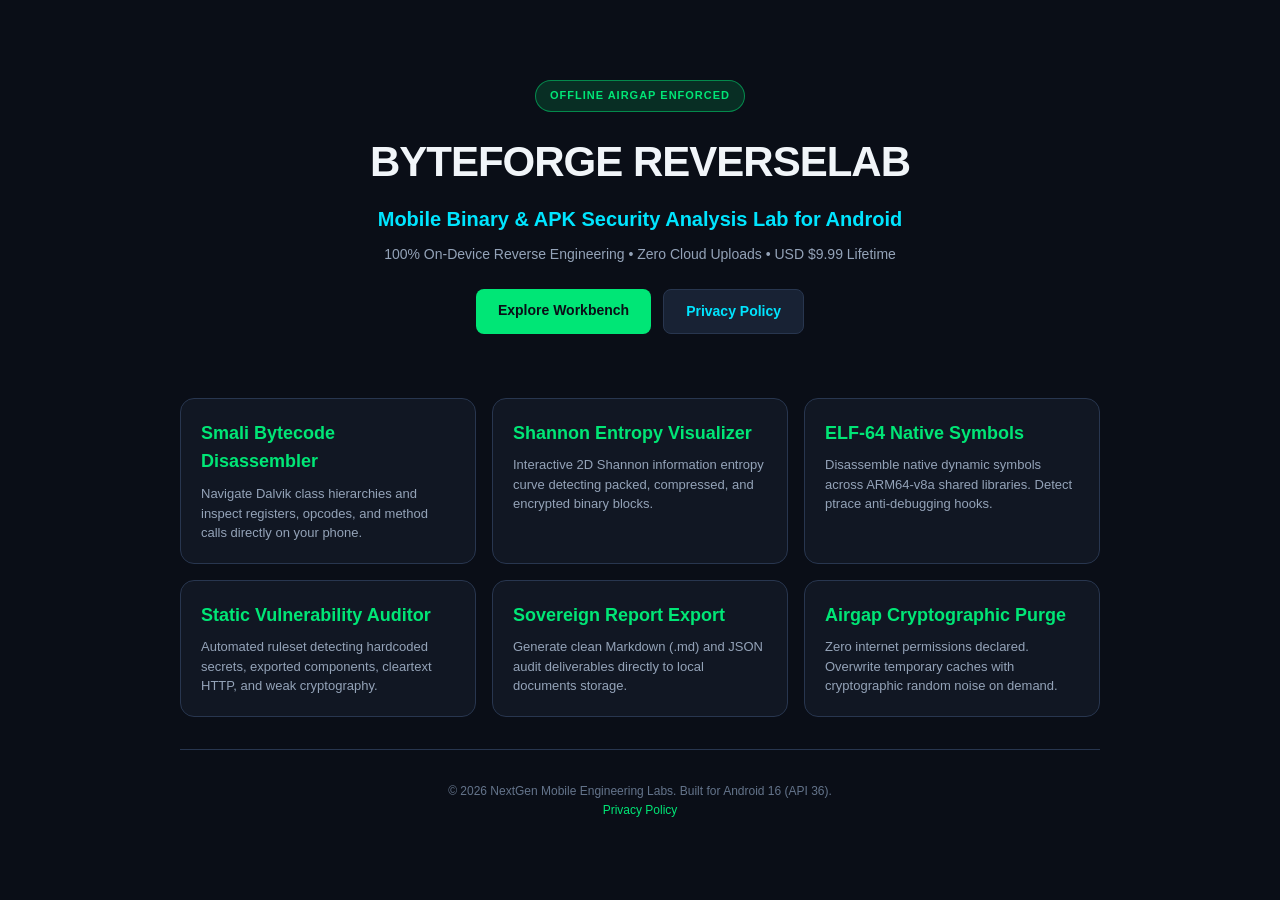
<file: index.html>
<!DOCTYPE html>
<html lang="en">
<head>
    <meta charset="UTF-8">
    <meta name="viewport" content="width=device-width, initial-scale=1.0">
    <title>ByteForge ReverseLab - Mobile Binary & APK Security Analysis Lab</title>
    <link rel="stylesheet" href="style.css">
</head>
<body>
    <div class="container">
        <header class="hero">
            <div class="badge">OFFLINE AIRGAP ENFORCED</div>
            <h1>BYTEFORGE REVERSELAB</h1>
            <p class="tagline">Mobile Binary & APK Security Analysis Lab for Android</p>
            <p class="subtag">100% On-Device Reverse Engineering • Zero Cloud Uploads • USD $9.99 Lifetime</p>
            <div class="actions">
                <a href="#features" class="btn btn-primary">Explore Workbench</a>
                <a href="privacy.html" class="btn btn-secondary">Privacy Policy</a>
            </div>
        </header>

        <section id="features" class="grid">
            <div class="card">
                <h3>Smali Bytecode Disassembler</h3>
                <p>Navigate Dalvik class hierarchies and inspect registers, opcodes, and method calls directly on your phone.</p>
            </div>
            <div class="card">
                <h3>Shannon Entropy Visualizer</h3>
                <p>Interactive 2D Shannon information entropy curve detecting packed, compressed, and encrypted binary blocks.</p>
            </div>
            <div class="card">
                <h3>ELF-64 Native Symbols</h3>
                <p>Disassemble native dynamic symbols across ARM64-v8a shared libraries. Detect ptrace anti-debugging hooks.</p>
            </div>
            <div class="card">
                <h3>Static Vulnerability Auditor</h3>
                <p>Automated ruleset detecting hardcoded secrets, exported components, cleartext HTTP, and weak cryptography.</p>
            </div>
            <div class="card">
                <h3>Sovereign Report Export</h3>
                <p>Generate clean Markdown (.md) and JSON audit deliverables directly to local documents storage.</p>
            </div>
            <div class="card">
                <h3>Airgap Cryptographic Purge</h3>
                <p>Zero internet permissions declared. Overwrite temporary caches with cryptographic random noise on demand.</p>
            </div>
        </section>

        <footer>
            <p>&copy; 2026 NextGen Mobile Engineering Labs. Built for Android 16 (API 36).</p>
            <p><a href="privacy.html">Privacy Policy</a></p>
        </footer>
    </div>
</body>
</html>
</file>
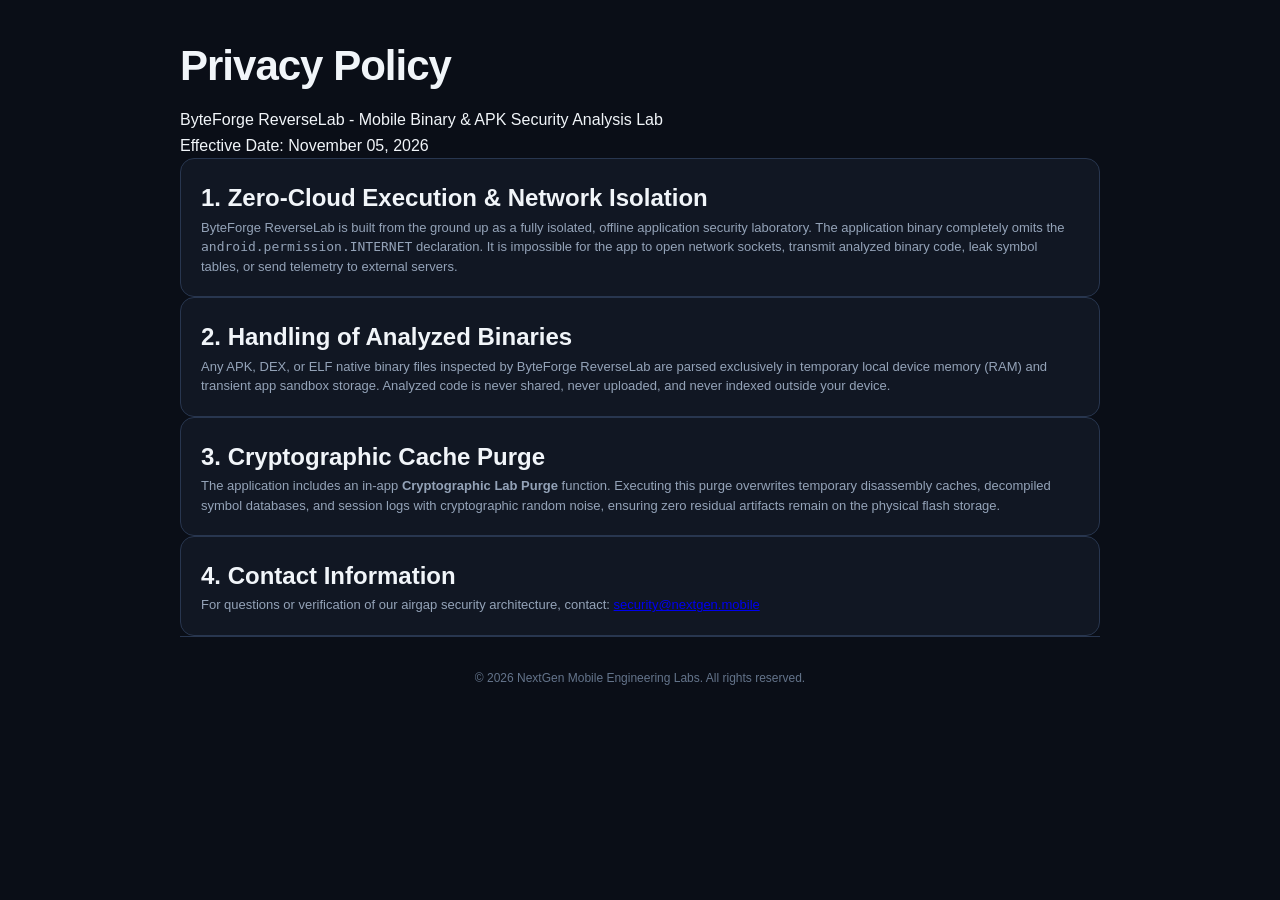
<file: privacy.html>
<!DOCTYPE html>
<html lang="en">
<head>
    <meta charset="UTF-8">
    <meta name="viewport" content="width=device-width, initial-scale=1.0">
    <title>Privacy Policy - ByteForge ReverseLab</title>
    <link rel="stylesheet" href="style.css">
</head>
<body>
    <div class="container">
        <header>
            <h1>Privacy Policy</h1>
            <p class="subtitle">ByteForge ReverseLab - Mobile Binary & APK Security Analysis Lab</p>
            <p class="date">Effective Date: November 05, 2026</p>
        </header>

        <section class="card">
            <h2>1. Zero-Cloud Execution & Network Isolation</h2>
            <p>ByteForge ReverseLab is built from the ground up as a fully isolated, offline application security laboratory. The application binary completely omits the <code>android.permission.INTERNET</code> declaration. It is impossible for the app to open network sockets, transmit analyzed binary code, leak symbol tables, or send telemetry to external servers.</p>
        </section>

        <section class="card">
            <h2>2. Handling of Analyzed Binaries</h2>
            <p>Any APK, DEX, or ELF native binary files inspected by ByteForge ReverseLab are parsed exclusively in temporary local device memory (RAM) and transient app sandbox storage. Analyzed code is never shared, never uploaded, and never indexed outside your device.</p>
        </section>

        <section class="card">
            <h2>3. Cryptographic Cache Purge</h2>
            <p>The application includes an in-app <strong>Cryptographic Lab Purge</strong> function. Executing this purge overwrites temporary disassembly caches, decompiled symbol databases, and session logs with cryptographic random noise, ensuring zero residual artifacts remain on the physical flash storage.</p>
        </section>

        <section class="card">
            <h2>4. Contact Information</h2>
            <p>For questions or verification of our airgap security architecture, contact: <a href="mailto:security@nextgen.mobile">security@nextgen.mobile</a></p>
        </section>

        <footer>
            <p>&copy; 2026 NextGen Mobile Engineering Labs. All rights reserved.</p>
        </footer>
    </div>
</body>
</html>
</file>
<file: style.css>
* {
    margin: 0;
    padding: 0;
    box-sizing: border-box;
}

body {
    background-color: #0A0E17;
    color: #F1F5F9;
    font-family: -apple-system, BlinkMacSystemFont, "Segoe UI", Roboto, "Helvetica Neue", Arial, sans-serif;
    line-height: 1.6;
}

.container {
    max-width: 960px;
    margin: 0 auto;
    padding: 32px 20px;
}

.hero {
    text-align: center;
    padding: 48px 0 32px;
}

.badge {
    display: inline-block;
    background: rgba(0, 230, 118, 0.15);
    color: #00E676;
    border: 1px solid rgba(0, 230, 118, 0.5);
    padding: 6px 14px;
    border-radius: 20px;
    font-size: 11px;
    font-weight: 700;
    letter-spacing: 1px;
    margin-bottom: 16px;
}

h1 {
    font-size: 42px;
    font-weight: 800;
    letter-spacing: -1px;
    color: #F1F5F9;
    margin-bottom: 8px;
}

.tagline {
    font-size: 20px;
    color: #00E5FF;
    font-weight: 600;
    margin-bottom: 8px;
}

.subtag {
    font-size: 14px;
    color: #94A3B8;
    margin-bottom: 24px;
}

.actions {
    display: flex;
    justify-content: center;
    gap: 12px;
}

.btn {
    padding: 10px 22px;
    border-radius: 8px;
    text-decoration: none;
    font-weight: 600;
    font-size: 14px;
    transition: 0.2s;
}

.btn-primary {
    background: #00E676;
    color: #0A0E17;
}

.btn-primary:hover {
    background: #00c853;
}

.btn-secondary {
    background: #182234;
    color: #00E5FF;
    border: 1px solid #28364F;
}

.grid {
    display: grid;
    grid-template-columns: repeat(auto-fit, minmax(280px, 1fr));
    gap: 16px;
    margin: 32px 0;
}

.card {
    background: #111723;
    border: 1px solid #28364F;
    border-radius: 14px;
    padding: 20px;
}

.card h3 {
    color: #00E676;
    font-size: 18px;
    margin-bottom: 8px;
}

.card p {
    color: #94A3B8;
    font-size: 13px;
    line-height: 1.5;
}

footer {
    text-align: center;
    padding-top: 32px;
    border-top: 1px solid #28364F;
    color: #64748B;
    font-size: 12px;
}

footer a {
    color: #00E676;
    text-decoration: none;
}
</file>
